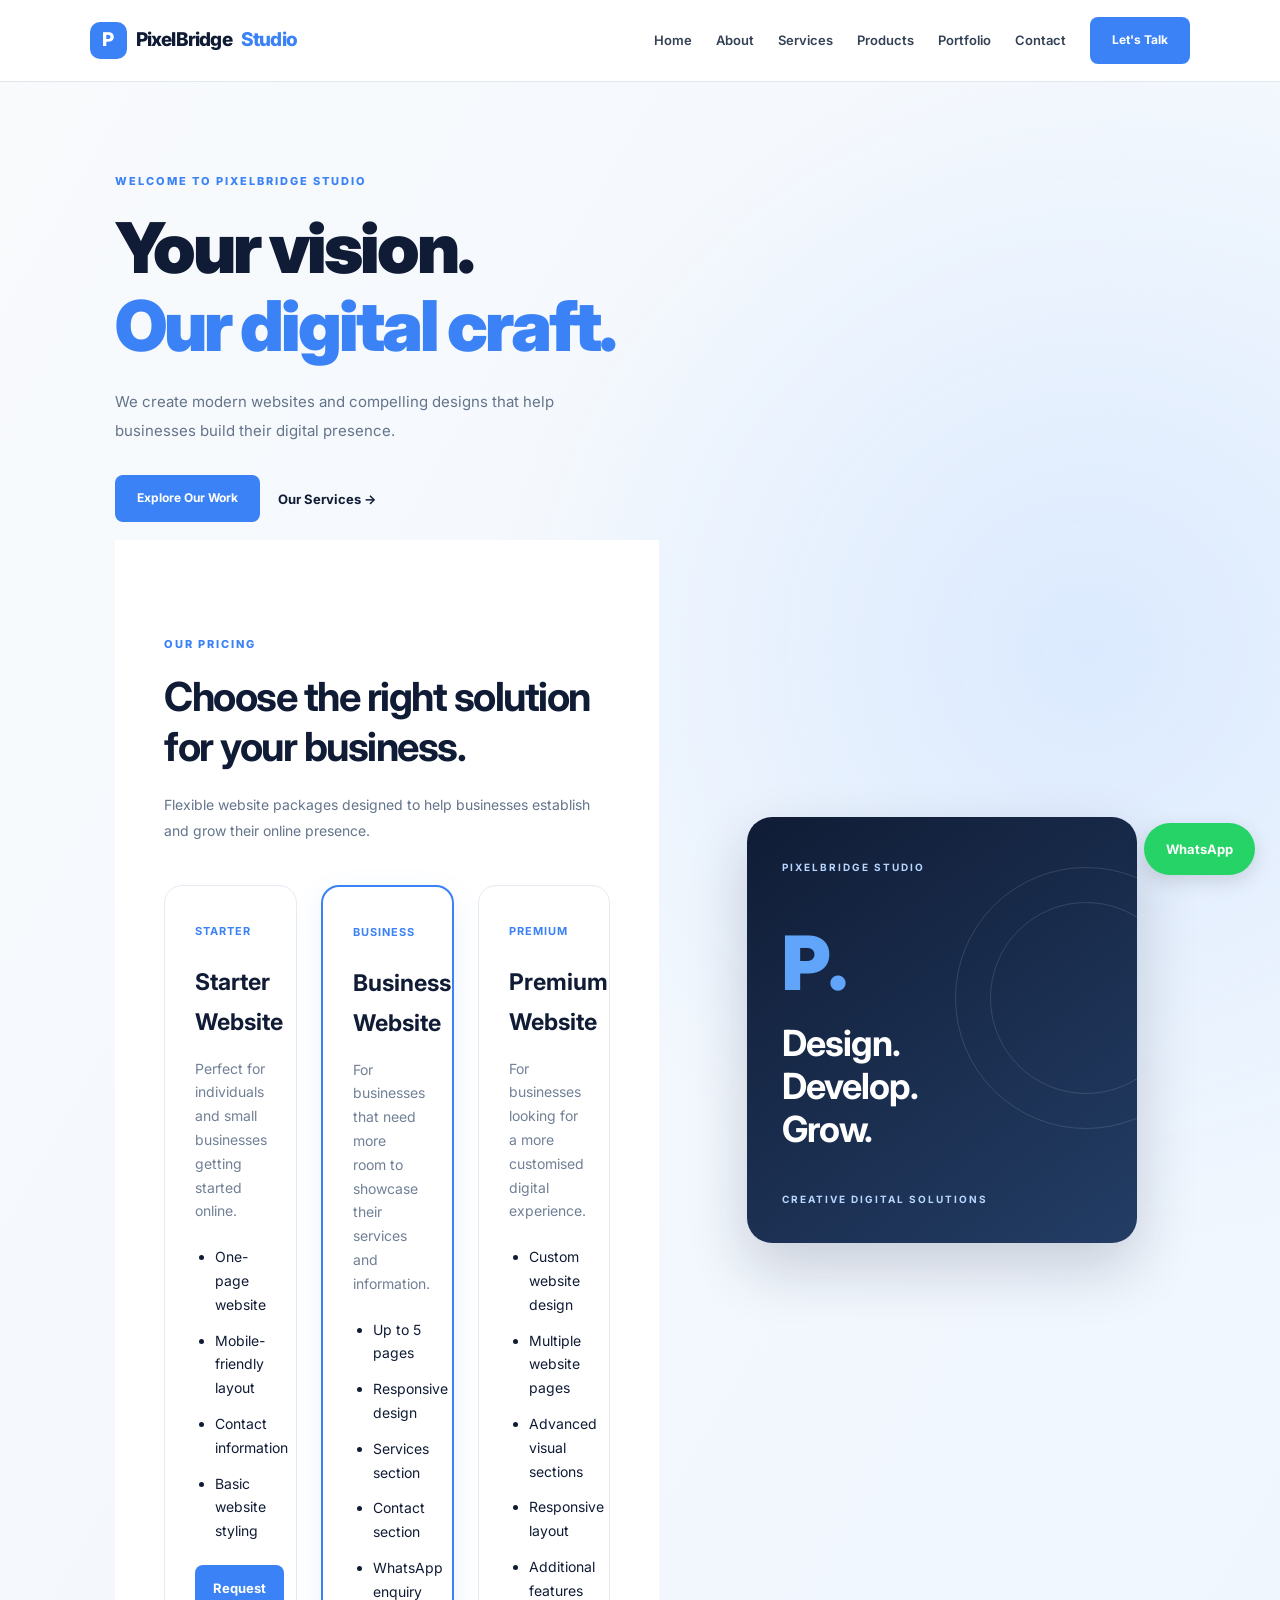
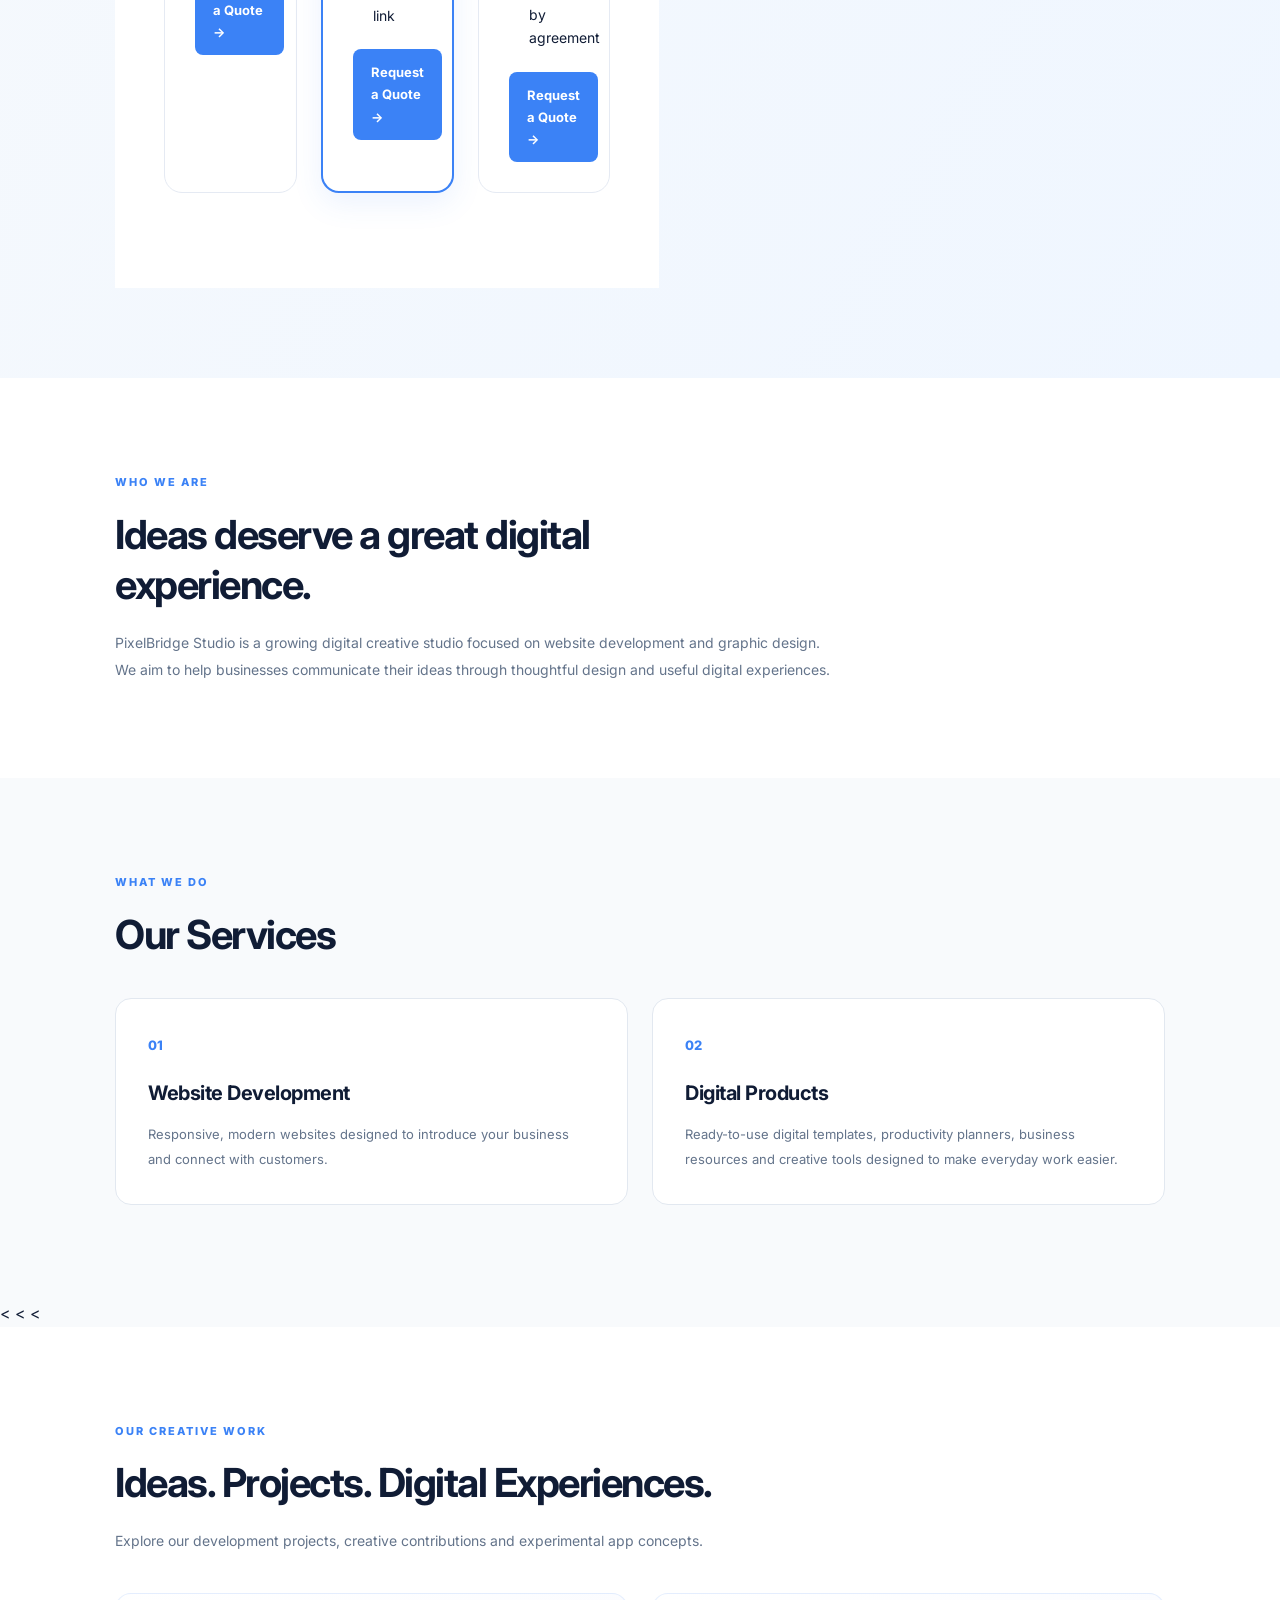
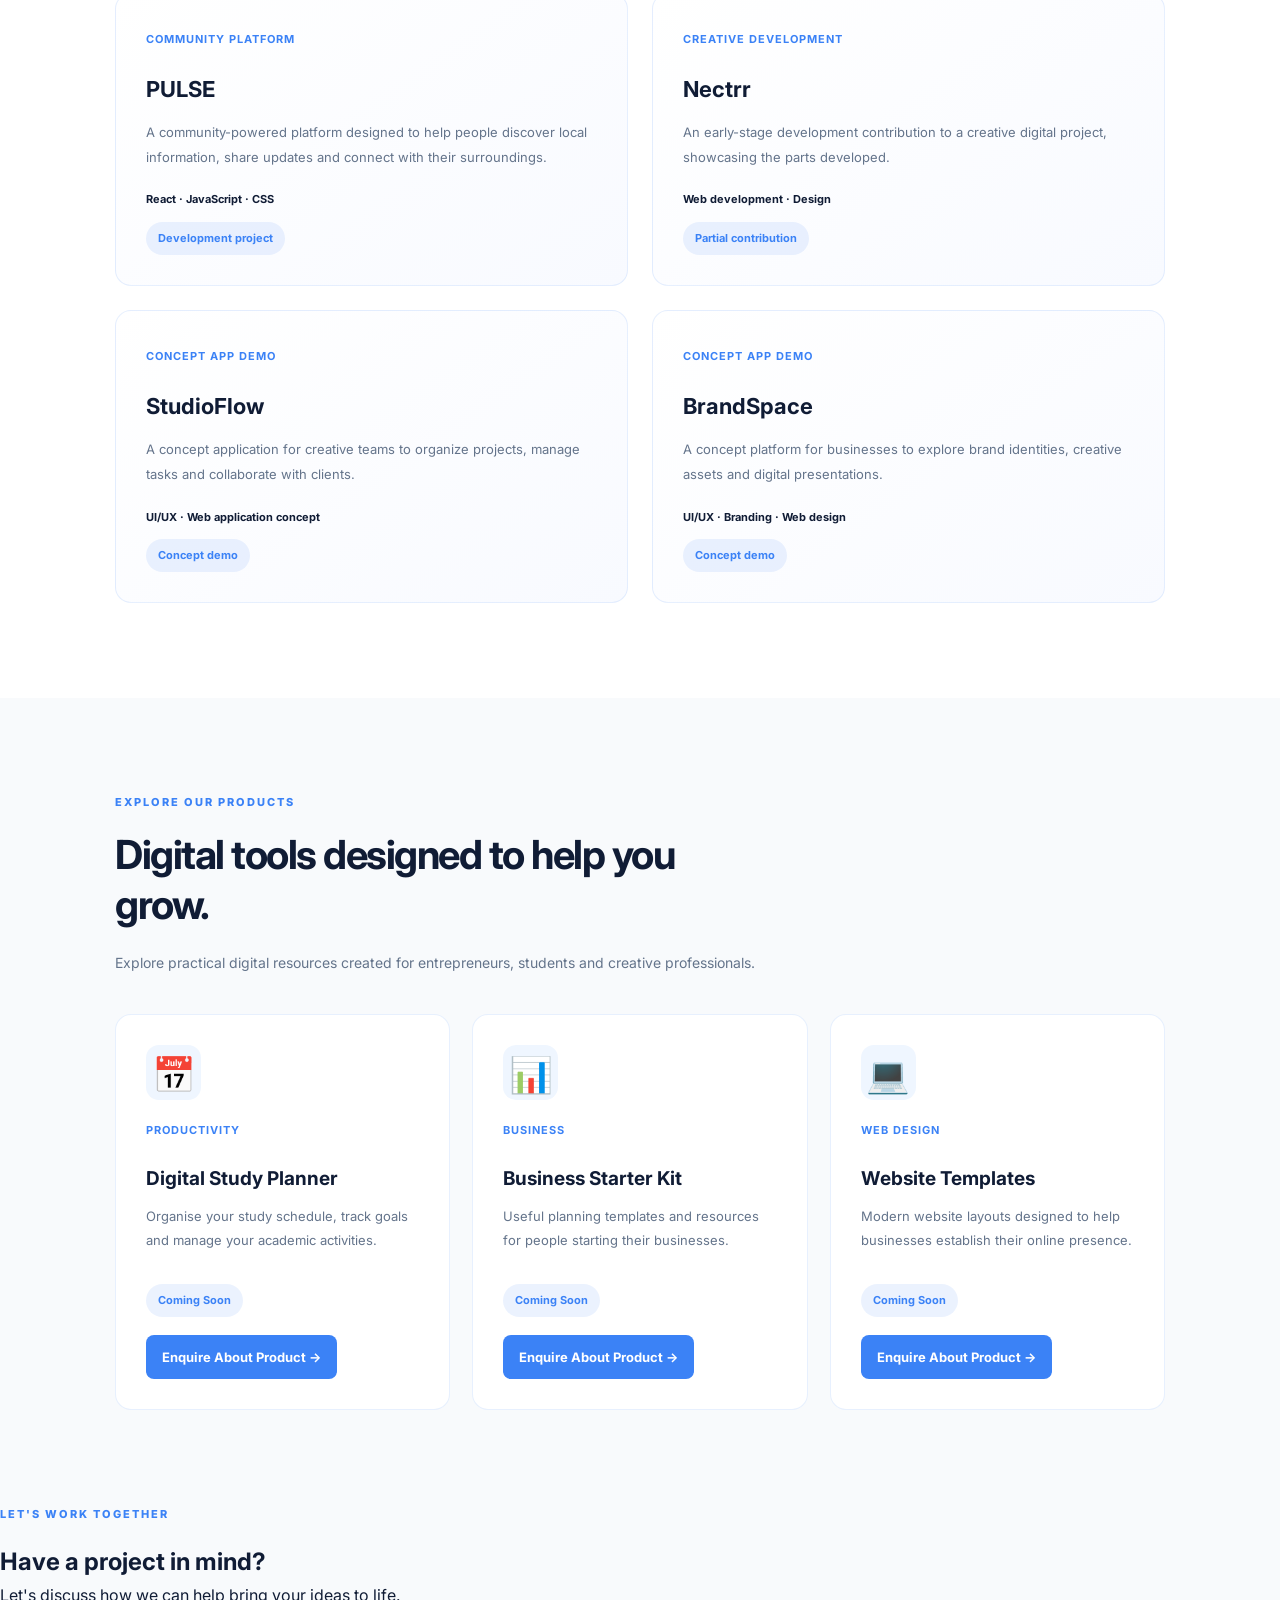
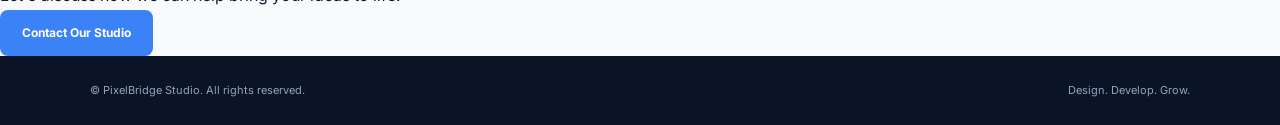
<file: index.html>
<!DOCTYPE html>
<html lang="en">
<head>
  <meta charset="UTF-8">
  <meta name="viewport" content="width=device-width, initial-scale=1.0">
  <meta name="description" content="PixelBridge Studio creates modern websites and creative digital designs for businesses.">
  <title>PixelBridge Studio | Design. Develop. Grow.</title>
  <link rel="stylesheet" href="css/style.css">
</head>
<body>

  <header class="header">
    <a href="#" class="logo">
      <span class="logo-icon">P</span>
      PixelBridge<span class="logo-light">Studio</span>
    </a>

    <nav id="navigation">
      <a href="#home">Home</a>
      <a href="#about">About</a>
      <a href="#services">Services</a>
      <a href="#products">Products</a>
      <a href="#portfolio">Portfolio</a>
      <a href="#contact">Contact</a>
    </nav>

    <a href="#contact" class="nav-button">Let's Talk</a>
    <button class="menu-toggle" id="menu-toggle"
      aria-label="Toggle navigation" aria-expanded="false">☰</button>
  </header>

  <main>
    <section class="hero" id="home">
      <div class="hero-content">
        <p class="eyebrow">WELCOME TO PIXELBRIDGE STUDIO</p>
        <h1>Your vision.<br><span>Our digital craft.</span></h1>
        <p class="hero-description">
          We create modern websites and compelling designs
          that help businesses build their digital presence.
        </p>
        <div class="hero-actions">
          <a href="#portfolio" class="primary-button">Explore Our Work</a>
          <a href="#services" class="secondary-button">Our Services →</a>

<!-- PRICING SECTION -->

<section class="section pricing" id="pricing">

  <p class="eyebrow">OUR PRICING</p>

  <h2>Choose the right solution for your business.</h2>

  <p>
    Flexible website packages designed to help businesses
    establish and grow their online presence.
  </p>

  <div class="pricing-grid">

    <article class="pricing-card">
      <span class="project-category">STARTER</span>
      <h3>Starter Website</h3>
      <p class="pricing-description">
        Perfect for individuals and small businesses
        getting started online.
      </p>

      <ul>
        <li>One-page website</li>
        <li>Mobile-friendly layout</li>
        <li>Contact information</li>
        <li>Basic website styling</li>
      </ul>

      <a href="#contact" class="pricing-button">
        Request a Quote →
      </a>
    </article>

    <article class="pricing-card featured">
      <span class="project-category">BUSINESS</span>
      <h3>Business Website</h3>
      <p class="pricing-description">
        For businesses that need more room to showcase
        their services and information.
      </p>

      <ul>
        <li>Up to 5 pages</li>
        <li>Responsive design</li>
        <li>Services section</li>
        <li>Contact section</li>
        <li>WhatsApp enquiry link</li>
      </ul>

      <a href="#contact" class="pricing-button">
        Request a Quote →
      </a>
    </article>

    <article class="pricing-card">
      <span class="project-category">PREMIUM</span>
      <h3>Premium Website</h3>
      <p class="pricing-description">
        For businesses looking for a more
        customised digital experience.
      </p>

      <ul>
        <li>Custom website design</li>
        <li>Multiple website pages</li>
        <li>Advanced visual sections</li>
        <li>Responsive layout</li>
        <li>Additional features by agreement</li>
      </ul>

      <a href="#contact" class="pricing-button">
        Request a Quote →
      </a>
    </article>

  </div>
</section>

        </div>
      </div>

      <div class="hero-visual">
        <div class="visual-card">
          <span class="visual-label">PIXELBRIDGE STUDIO</span>
          <div class="visual-symbol">P.</div>
          <h2>Design.<br>Develop.<br>Grow.</h2>
          <span class="visual-footer">CREATIVE DIGITAL SOLUTIONS</span>
        </div>
      </div>
    </section>

    <section class="section" id="about">
      <p class="eyebrow">WHO WE ARE</p>
      <h2>Ideas deserve a great digital experience.</h2>
      <p>
        PixelBridge Studio is a growing digital creative studio
        focused on website development and graphic design.
        We aim to help businesses communicate their ideas
        through thoughtful design and useful digital experiences.
      </p>
    </section>

    <section class="section services" id="services">
      <p class="eyebrow">WHAT WE DO</p>
      <h2>Our Services</h2>
      <div class="service-grid">
        <article class="service-card">
          <span>01</span>
          <h3>Website Development</h3>
          <p>Responsive, modern websites designed to introduce
             your business and connect with customers.</p>
        </article>
        
<article class="service-card">
  <span>02</span>
  <h3>Digital Products</h3>
  <p>
    Ready-to-use digital templates, productivity planners,
    business resources and creative tools designed to
    make everyday work easier.
  </p>
</article>

      </div>
    </section>

    
<
<
<
<!-- PORTFOLIO SECTION -->

<section class="section" id="portfolio">
  <p class="eyebrow">OUR CREATIVE WORK</p>
  <h2>Ideas. Projects. Digital Experiences.</h2>
  <p>
    Explore our development projects, creative contributions
    and experimental app concepts.
  </p>

  <div class="portfolio-grid">

    <article class="portfolio-card">
      <span class="project-category">COMMUNITY PLATFORM</span>
      <h3>PULSE</h3>
      <p>
        A community-powered platform designed to help people
        discover local information, share updates and connect
        with their surroundings.
      </p>
      <p class="project-tech">React · JavaScript · CSS</p>
      <span class="project-status">Development project</span>
    </article>

    <article class="portfolio-card">
      <span class="project-category">CREATIVE DEVELOPMENT</span>
      <h3>Nectrr</h3>
      <p>
        An early-stage development contribution to a creative
        digital project, showcasing the parts developed.
      </p>
      <p class="project-tech">Web development · Design</p>
      <span class="project-status">Partial contribution</span>
    </article>

    <article class="portfolio-card">
      <span class="project-category">CONCEPT APP DEMO</span>
      <h3>StudioFlow</h3>
      <p>
        A concept application for creative teams to organize
        projects, manage tasks and collaborate with clients.
      </p>
      <p class="project-tech">UI/UX · Web application concept</p>
      <span class="project-status">Concept demo</span>
    </article>

    <article class="portfolio-card">
      <span class="project-category">CONCEPT APP DEMO</span>
      <h3>BrandSpace</h3>
      <p>
        A concept platform for businesses to explore brand
        identities, creative assets and digital presentations.
      </p>
      <p class="project-tech">UI/UX · Branding · Web design</p>
      <span class="project-status">Concept demo</span>
    </article>

  </div>
</section>


<!-- DIGITAL PRODUCTS SECTION -->

<section class="section products" id="products">

  <p class="eyebrow">EXPLORE OUR PRODUCTS</p>

  <h2>Digital tools designed to help you grow.</h2>

  <p>
    Explore practical digital resources created for
    entrepreneurs, students and creative professionals.
  </p>

  <div class="product-grid">

    <article class="product-card">
      <div class="product-icon">📅</div>
      <span class="project-category">PRODUCTIVITY</span>
      <h3>Digital Study Planner</h3>
      <p>
        Organise your study schedule, track goals
        and manage your academic activities.
      </p>
      <span class="product-status">Coming Soon</span>
      <a href="#contact" class="product-button">
        Enquire About Product →
      </a>
    </article>

    <article class="product-card">
      <div class="product-icon">📊</div>
      <span class="project-category">BUSINESS</span>
      <h3>Business Starter Kit</h3>
      <p>
        Useful planning templates and resources
        for people starting their businesses.
      </p>
      <span class="product-status">Coming Soon</span>
      <a href="#contact" class="product-button">
        Enquire About Product →
      </a>
    </article>

    <article class="product-card">
      <div class="product-icon">💻</div>
      <span class="project-category">WEB DESIGN</span>
      <h3>Website Templates</h3>
      <p>
        Modern website layouts designed to help
        businesses establish their online presence.
      </p>
      <span class="product-status">Coming Soon</span>
      <a href="#contact" class="product-button">
        Enquire About Product →
      </a>
    </article>

  </div>

</section>

      <p class="eyebrow">LET'S WORK TOGETHER</p>
      <h2>Have a project in mind?</h2>
      <p>Let's discuss how we can help bring your ideas to life.</p>
      <a href="mailto:olumideabiola948@gmail.com" class="primary-button">
        Contact Our Studio
      </a>
    </section>
  </main>

  <footer>
    <p>© <span id="year"></span> PixelBridge Studio. All rights reserved.</p>
    <p>Design. Develop. Grow.</p>
  </footer>

  <a
  href="https://wa.me/2348137597345?text=Hello%20PixelBridge%2C%20I%20am%20interested%20in%20your%20services."
  class="whatsapp-float"
  target="_blank"
  rel="noopener noreferrer"
  aria-label="Chat with PixelBridge on WhatsApp">
  WhatsApp
</a>
</body>
</html>
</file>
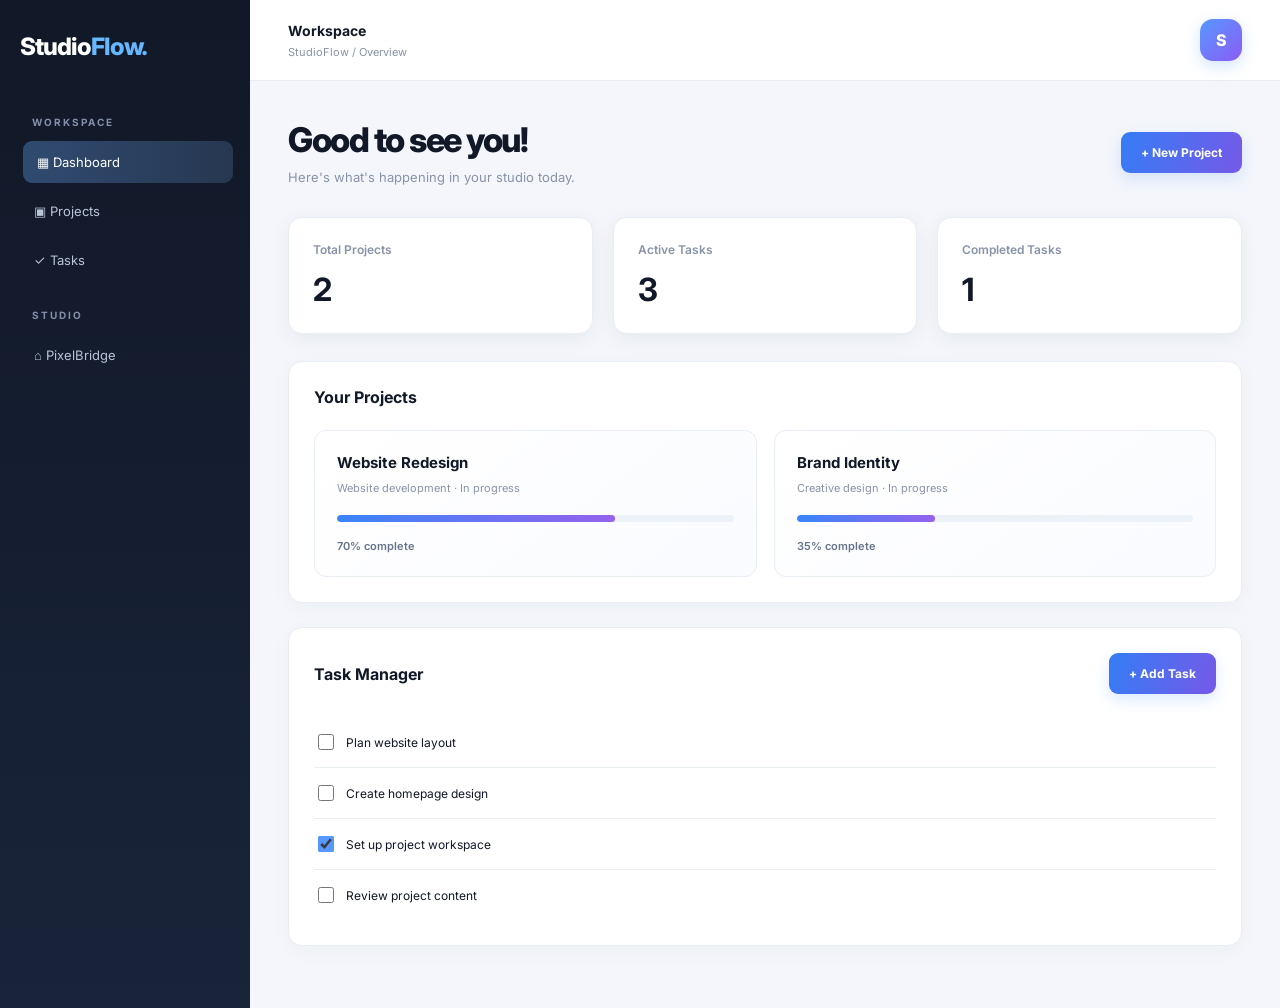
<file: studioflow.html>
<!DOCTYPE html>
<html lang="en">
<head>
  <meta charset="UTF-8">
  <meta name="viewport" content="width=device-width, initial-scale=1.0">
  <title>StudioFlow | Project Workspace</title>
  <style>
 
@import url('https://fonts.googleapis.com/css2?family=Inter:wght@400;500;600;700;800&display=swap');

:root {
  --navy: #111827;
  --navy-light: #1e293b;
  --blue: #5798ff;
  --purple: #8b5cf6;
  --background: #f4f6fb;
  --white: #ffffff;
  --muted: #8993a7;
  --border: #e9edf4;
}

* {
  box-sizing: border-box;
  margin: 0;
  padding: 0;
}

body {
  font-family: 'Inter', sans-serif;
  background: var(--background);
  color: var(--navy);
}

button {
  font-family: inherit;
  cursor: pointer;
  transition: 0.25s ease;
}

.app {
  display: flex;
  min-height: 100vh;
}

/* SIDEBAR */

.sidebar {
  width: 250px;
  background: linear-gradient(180deg, #111827, #19243a);
  color: white;
  padding: 32px 20px;
  flex-shrink: 0;
}

.brand {
  font-size: 24px;
  font-weight: 800;
  letter-spacing: -1px;
  margin-bottom: 55px;
}

.brand span {
  color: #65b8ff;
}

.nav-label {
  color: #8190a8;
  font-size: 10px;
  font-weight: 700;
  letter-spacing: 2px;
  margin: 28px 12px 13px;
}

.nav-link {
  display: block;
  color: #b9c5d8;
  padding: 13px 14px;
  margin-bottom: 7px;
  border-radius: 9px;
  text-decoration: none;
  font-size: 13px;
  transition: 0.25s ease;
}

.nav-link:hover,
.nav-link.active {
  background: linear-gradient(90deg, #304b70, #273751);
  color: white;
  transform: translateX(3px);
}

/* MAIN AREA */

.main {
  flex: 1;
  min-width: 0;
}

.topbar {
  background: white;
  padding: 19px 38px;
  display: flex;
  align-items: center;
  justify-content: space-between;
  border-bottom: 1px solid var(--border);
}

.topbar strong {
  font-size: 14px;
}

.topbar small {
  color: var(--muted);
  font-size: 11px;
}

.avatar {
  width: 42px;
  height: 42px;
  display: grid;
  place-items: center;
  border-radius: 13px;
  background: linear-gradient(135deg, #5798ff, #8b5cf6);
  color: white;
  font-weight: 800;
  box-shadow: 0 5px 15px #5798ff44;
}

.content {
  padding: 38px;
  max-width: 1350px;
  margin: auto;
}

/* WELCOME */

.welcome {
  display: flex;
  justify-content: space-between;
  align-items: center;
  gap: 20px;
  margin-bottom: 32px;
  animation: appear 0.6s ease;
}

h1 {
  font-size: clamp(25px, 4vw, 34px);
  font-weight: 800;
  letter-spacing: -1.5px;
  margin-bottom: 9px;
}

.subtitle {
  color: var(--muted);
  font-size: 13px;
}

/* BUTTONS */

.primary {
  background: linear-gradient(110deg, #347df5, #7659e8);
  color: white;
  padding: 13px 20px;
  border-radius: 9px;
  font-size: 12px;
  font-weight: 700;
  border: none;
  box-shadow: 0 6px 15px #5798ff35;
}

.primary:hover {
  transform: translateY(-3px);
  box-shadow: 0 9px 22px #5798ff55;
}

/* STATISTICS */

.stats {
  display: grid;
  grid-template-columns: repeat(3, 1fr);
  gap: 20px;
  margin-bottom: 27px;
}

.stat {
  background: white;
  padding: 24px;
  border: 1px solid var(--border);
  border-radius: 14px;
  box-shadow: 0 5px 20px #182b4610;
  transition: 0.3s ease;
  animation: appear 0.6s ease;
}

.stat:hover {
  transform: translateY(-5px);
  box-shadow: 0 12px 25px #182b4618;
}

.stat p {
  color: var(--muted);
  font-size: 12px;
  font-weight: 600;
}

.stat h2 {
  font-size: 32px;
  margin-top: 13px;
  letter-spacing: -1px;
}

/* PANELS */

.panel {
  background: white;
  padding: 25px;
  border: 1px solid var(--border);
  border-radius: 14px;
  margin-bottom: 24px;
  box-shadow: 0 5px 20px #182b4609;
}

.panel-heading {
  display: flex;
  align-items: center;
  justify-content: space-between;
  margin-bottom: 23px;
}

.panel-heading h2 {
  font-size: 16px;
  font-weight: 700;
}

/* PROJECTS */

.project-list {
  display: grid;
  grid-template-columns: repeat(2, 1fr);
  gap: 17px;
}

.project {
  border: 1px solid var(--border);
  padding: 22px;
  border-radius: 12px;
  transition: 0.3s ease;
  background: linear-gradient(145deg, #fff, #fafbff);
}

.project:hover {
  transform: translateY(-4px);
  border-color: #b9d5ff;
  box-shadow: 0 10px 25px #182b4610;
}

.project h3 {
  font-size: 15px;
  margin-bottom: 9px;
}

.project p {
  color: var(--muted);
  font-size: 11px;
  margin-bottom: 20px;
}

.project small {
  color: #66748a;
  font-size: 11px;
  font-weight: 600;
}

.progress {
  height: 7px;
  background: #edf1f8;
  border-radius: 20px;
  overflow: hidden;
  margin: 12px 0;
}

.progress span {
  display: block;
  height: 100%;
  border-radius: 20px;
  background: linear-gradient(90deg, #3985f7, #9562ed);
  transition: width 0.5s ease;
}

/* TASK MANAGER */

.task {
  display: flex;
  justify-content: space-between;
  align-items: center;
  gap: 12px;
  padding: 17px 4px;
  border-bottom: 1px solid var(--border);
  font-size: 12px;
  transition: 0.2s ease;
}

.task:hover {
  background: #fafbff;
}

.task:last-child {
  border-bottom: none;
}

.task label {
  display: flex;
  gap: 12px;
  align-items: center;
}

.task input {
  width: 16px;
  height: 16px;
  accent-color: #5798ff;
  cursor: pointer;
}

.task.completed span {
  text-decoration: line-through;
  color: #a1aaba;
}

.task button {
  background: #edf4ff;
  color: #397ee4;
  padding: 7px 11px;
  border-radius: 6px;
  font-size: 10px;
}

.task button:hover {
  background: #dceaff;
}

/* ANIMATIONS */

@keyframes appear {
  from {
    opacity: 0;
    transform: translateY(12px);
  }

  to {
    opacity: 1;
    transform: translateY(0);
  }
}

/* RESPONSIVE */

@media (max-width: 850px) {
  .sidebar {
    width: 200px;
  }

  .content {
    padding: 25px;
  }
}

@media (max-width: 650px) {
  .sidebar {
    width: 68px;
    padding: 25px 8px;
  }

  .brand {
    font-size: 12px;
    margin-bottom: 35px;
  }

  .nav-label {
    display: none;
  }

  .nav-link {
    font-size: 0;
    text-align: center;
    padding: 15px 3px;
  }

  .nav-link::first-letter {
    font-size: 17px;
  }

  .stats,
  .project-list {
    grid-template-columns: 1fr;
  }

  .content {
    padding: 20px 14px;
  }

  .topbar {
    padding: 16px;
  }

  .welcome {
    align-items: flex-start;
    flex-direction: column;
  }

  .panel {
    padding: 18px;
  }
}

  </style>
</head>
<body>
  <div class="app">
    <aside class="sidebar">
      <div class="brand">Studio<span>Flow.</span></div>

      <p class="nav-label">WORKSPACE</p>
      <a href="#dashboard" class="nav-link active">▦ Dashboard</a>
      <a href="#projects" class="nav-link">▣ Projects</a>
      <a href="#tasks" class="nav-link">✓ Tasks</a>

      <p class="nav-label">STUDIO</p>
      <a href="index.html" class="nav-link">⌂ PixelBridge</a>
    </aside>

    <main class="main">
      <header class="topbar">
        <div>
          <strong>Workspace</strong><br>
          <small>StudioFlow / Overview</small>
        </div>
        <div class="avatar">S</div>
      </header>

      <div class="content" id="dashboard">
        <section class="welcome">
          <div>
            <h1>Good to see you!</h1>
            <p class="subtitle">Here's what's happening in your studio today.</p>
          </div>
          <button class="primary" id="add-project">+ New Project</button>
        </section>

        <section class="stats">
          <div class="stat">
            <p>Total Projects</p>
            <h2 id="project-count">2</h2>
          </div>
          <div class="stat">
            <p>Active Tasks</p>
            <h2 id="task-count">3</h2>
          </div>
          <div class="stat">
            <p>Completed Tasks</p>
            <h2 id="completed-count">1</h2>
          </div>
        </section>

        <section class="panel" id="projects">
          <div class="panel-heading">
            <h2>Your Projects</h2>
          </div>
          <div class="project-list" id="project-list">
            <article class="project">
              <h3>Website Redesign</h3>
              <p>Website development · In progress</p>
              <div class="progress"><span style="width:70%"></span></div>
              <small>70% complete</small>
            </article>
            <article class="project">
              <h3>Brand Identity</h3>
              <p>Creative design · In progress</p>
              <div class="progress"><span style="width:35%"></span></div>
              <small>35% complete</small>
            </article>
          </div>
        </section>

        <section class="panel" id="tasks">
          <div class="panel-heading">
            <h2>Task Manager</h2>
            <button class="primary" id="add-task">+ Add Task</button>
          </div>
          <div id="task-list">
            <div class="task">
              <label><input type="checkbox"><span>Plan website layout</span></label>
            </div>
            <div class="task">
              <label><input type="checkbox"><span>Create homepage design</span></label>
            </div>
            <div class="task">
              <label><input type="checkbox" checked><span>Set up project workspace</span></label>
            </div>
            <div class="task">
              <label><input type="checkbox"><span>Review project content</span></label>
            </div>
          </div>
        </section>
      </div>
    </main>
  </div>

  <script>
    
const taskList = document.getElementById('task-list');
const projectList = document.getElementById('project-list');

// Save projects and tasks
function saveDashboard() {
  const dashboardData = {
    tasks: taskList.innerHTML,
    projects: projectList.innerHTML
  };

  localStorage.setItem(
    'studioflow-dashboard',
    JSON.stringify(dashboardData)
  );
}

// Load previously saved data
function loadDashboard() {
  try {
    const savedDashboard = JSON.parse(
      localStorage.getItem('studioflow-dashboard')
    );

    if (savedDashboard) {
      if (typeof savedDashboard.tasks === 'string') {
        taskList.innerHTML = savedDashboard.tasks;
      }

      if (typeof savedDashboard.projects === 'string') {
        projectList.innerHTML = savedDashboard.projects;
      }
    }
  } catch (error) {
    console.log('Could not restore dashboard data.');
  }
}

// Update dashboard statistics
function updateStats() {
  const tasks = [...taskList.querySelectorAll('.task input')];
  const completed = tasks.filter(task => task.checked).length;

  document.getElementById('task-count').textContent =
    tasks.length - completed;

  document.getElementById('completed-count').textContent =
    completed;

  document.getElementById('project-count').textContent =
    projectList.children.length;

  saveDashboard();
}

// Load saved data when the page opens
loadDashboard();
updateStats();

// Handle task completion
taskList.addEventListener('change', event => {
  if (event.target.type === 'checkbox') {
    event.target.closest('.task').classList.toggle(
      'completed',
      event.target.checked
    );

    updateStats();
  }
});

// Add new task
document.getElementById('add-task').addEventListener('click', () => {
  const name = prompt('What task would you like to add?');

  if (!name || !name.trim()) return;

  const task = document.createElement('div');
  task.className = 'task';

  task.innerHTML = `
    <label>
      <input type="checkbox">
      <span></span>
    </label>
  `;

  task.querySelector('span').textContent = name.trim();

  taskList.appendChild(task);
  updateStats();
});

// Add new project
document.getElementById('add-project').addEventListener('click', () => {
  const name = prompt('Enter your new project name:');

  if (!name || !name.trim()) return;

  const project = document.createElement('article');
  project.className = 'project';

  project.innerHTML = `
    <h3></h3>
    <p>New project · Just created</p>
    <div class="progress">
      <span style="width:0%"></span>
    </div>
    <small>0% complete</small>
  `;

  project.querySelector('h3').textContent = name.trim();

  projectList.appendChild(project);
  updateStats();
});

  </script>
</body>
</html>
</file>
<file: css/style.css>
@import url('https://fonts.googleapis.com/css2?family=Inter:wght@400;500;600;700;800;900&display=swap');

:root {
  --navy: #101c35;
  --navy-light: #1e293b;
  --blue: #3b82f6;
  --blue-light: #60a5fa;
  --background: #f8fafc;
  --white: #ffffff;
  --text: #334155;
  --muted: #64748b;
  --border: #e2e8f0;
}

* {
  margin: 0;
  padding: 0;
  box-sizing: border-box;
}

html {
  scroll-behavior: smooth;
  scroll-padding-top: 90px;
}

body {
  font-family: 'Inter', sans-serif;
  background: var(--background);
  color: var(--navy);
  line-height: 1.7;
}

a {
  text-decoration: none;
  color: inherit;
}

button {
  font-family: inherit;
}

.header {
  width: 100%;
  min-height: 82px;
  padding: 0 7%;
  display: flex;
  align-items: center;
  justify-content: space-between;
  background: rgba(255,255,255,0.96);
  border-bottom: 1px solid var(--border);
  position: sticky;
  top: 0;
  z-index: 1000;
  backdrop-filter: blur(15px);
}

.logo {
  display: flex;
  align-items: center;
  gap: 9px;
  font-size: 19px;
  font-weight: 800;
  letter-spacing: -0.8px;
}

.logo-icon {
  background: var(--blue);
  color: white;
  width: 37px;
  height: 37px;
  display: grid;
  place-items: center;
  border-radius: 10px;
  font-size: 19px;
}

.logo-light {
  color: var(--blue);
  margin-left: -7px;
}

.header nav {
  display: flex;
  align-items: center;
  gap: 30px;
}

.header nav a {
  font-size: 13px;
  font-weight: 600;
  color: var(--text);
  transition: 0.25s;
}

.header nav a:hover {
  color: var(--blue);
}

.nav-button,
.primary-button {
  background: var(--blue);
  color: white;
  padding: 13px 22px;
  border-radius: 8px;
  font-size: 12px;
  font-weight: 700;
  display: inline-block;
  transition: 0.3s;
}

.nav-button:hover,
.primary-button:hover {
  background: #2563eb;
  transform: translateY(-3px);
  box-shadow: 0 10px 25px #3b82f640;
}

.menu-toggle {
  display: none;
  border: none;
  background: transparent;
  color: var(--navy);
  font-size: 26px;
  cursor: pointer;
}

/* HERO */

.hero {
  min-height: 620px;
  padding: 90px 9%;
  display: grid;
  grid-template-columns: 1.1fr 0.9fr;
  align-items: center;
  gap: 60px;
  background:
    radial-gradient(circle at 85% 30%, #dbeafe 0, transparent 35%),
    linear-gradient(120deg, #f8fafc, #eff6ff);
}

.eyebrow {
  color: var(--blue);
  font-size: 11px;
  font-weight: 800;
  letter-spacing: 2px;
  margin-bottom: 18px;
}

.hero h1 {
  font-size: clamp(43px, 6vw, 70px);
  line-height: 1.12;
  font-weight: 900;
  letter-spacing: -3px;
  margin-bottom: 23px;
}

.hero h1 span {
  color: var(--blue);
}

.hero-description {
  max-width: 490px;
  color: var(--muted);
  font-size: 15px;
  line-height: 1.9;
  margin-bottom: 30px;
}

.hero-actions {
  display: flex;
  align-items: center;
  flex-wrap: wrap;
  gap: 18px;
}

.secondary-button {
  font-size: 13px;
  font-weight: 700;
  color: var(--navy);
  transition: 0.3s;
}

.secondary-button:hover {
  color: var(--blue);
}

.hero-visual {
  display: flex;
  justify-content: center;
  align-items: center;
}

.visual-card {
  width: 100%;
  max-width: 390px;
  min-height: 400px;
  padding: 35px;
  border-radius: 25px;
  background: linear-gradient(145deg, #101c35, #233d65);
  color: white;
  position: relative;
  overflow: hidden;
  box-shadow: 0 25px 60px #101c3530;
}

.visual-card::before {
  content: "";
  position: absolute;
  width: 260px;
  height: 260px;
  border-radius: 50%;
  border: 1px solid #ffffff20;
  right: -80px;
  top: 50px;
}

.visual-card::after {
  content: "";
  position: absolute;
  width: 190px;
  height: 190px;
  border-radius: 50%;
  border: 1px solid #ffffff20;
  right: -45px;
  top: 85px;
}

.visual-label,
.visual-footer {
  font-size: 10px;
  letter-spacing: 2px;
  color: #b9d6ff;
  font-weight: 700;
}

.visual-symbol {
  font-size: 75px;
  color: var(--blue-light);
  font-weight: 900;
  margin-top: 45px;
  line-height: 1;
}

.visual-card h2 {
  font-size: 36px;
  line-height: 1.2;
  margin-top: 22px;
  letter-spacing: -1px;
  position: relative;
  z-index: 2;
}

.visual-footer {
  display: block;
  margin-top: 40px;
}

/* GENERAL SECTIONS */

.section {
  padding: 95px 9%;
  background: var(--white);
}

.section > h2 {
  max-width: 650px;
  font-size: clamp(28px, 4vw, 40px);
  letter-spacing: -1.5px;
  line-height: 1.25;
  margin-bottom: 20px;
}

.section > p:not(.eyebrow) {
  max-width: 720px;
  color: var(--muted);
  font-size: 14px;
  line-height: 1.9;
}

/* SERVICES */

.services {
  background: #f8fafc;
}

.service-grid {
  display: grid;
  grid-template-columns: repeat(2, 1fr);
  gap: 24px;
  margin-top: 38px;
}

.service-card {
  background: white;
  border: 1px solid var(--border);
  border-radius: 16px;
  padding: 32px;
  transition: 0.3s;
}

.service-card:hover {
  transform: translateY(-7px);
  border-color: #93c5fd;
  box-shadow: 0 15px 35px #101c3510;
}

.service-card > span {
  color: var(--blue);
  font-size: 13px;
  font-weight: 800;
}

.service-card h3 {
  font-size: 20px;
  margin: 18px 0 12px;
  letter-spacing: -0.5px;
}

.service-card p {
  color: var(--muted);
  font-size: 13px;
  line-height: 1.9;
}

/* PORTFOLIO */

#portfolio {
  background: white;
}

.portfolio-grid {
  display: grid;
  grid-template-columns: repeat(2, 1fr);
  gap: 24px;
  margin-top: 38px;
}

.portfolio-card {
  padding: 30px;
  border: 1px solid var(--border);
  border-radius: 16px;
  background: linear-gradient(145deg, #fff, #f8faff);
  transition: 0.3s;
}

.portfolio-card:hover {
  transform: translateY(-6px);
  box-shadow: 0 15px 35px #101c3510;
  border-color: #93c5fd;
}

.project-category {
  color: var(--blue);
  font-size: 10px;
  font-weight: 800;
  letter-spacing: 1.5px;
}

.portfolio-card h3 {
  font-size: 25px;
  margin: 17px 0 12px;
}

.portfolio-card p {
  color: var(--muted);
  font-size: 13px;
  line-height: 1.9;
}

.portfolio-card .project-tech {
  color: var(--navy);
  font-size: 11px;
  font-weight: 700;
  margin-top: 20px;
}

.project-status {
  display: inline-block;
  margin-top: 17px;
  padding: 6px 12px;
  background: #eff6ff;
  color: #2563eb;
  border-radius: 30px;
  font-size: 10px;
  font-weight: 700;
}

/* CONTACT */

.contact-section {
  padding: 100px 9%;
  text-align: center;
  background: linear-gradient(135deg, #101c35, #1e3a64);
  color: white;
}

.contact-section .eyebrow {
  color: #93c5fd;
}

.contact-section h2 {
  font-size: clamp(30px, 5vw, 45px);
  letter-spacing: -1.5px;
  margin-bottom: 16px;
}

.contact-section > p:not(.eyebrow) {
  color: #cbd5e1;
  font-size: 14px;
  margin-bottom: 30px;
}

/* FOOTER */

footer {
  padding: 25px 7%;
  background: #0b1426;
  color: #94a3b8;
  display: flex;
  justify-content: space-between;
  gap: 15px;
  flex-wrap: wrap;
  font-size: 11px;
}

/* ANIMATIONS */

@keyframes fadeUp {
  from {
    opacity: 0;
    transform: translateY(20px);
  }
  to {
    opacity: 1;
    transform: translateY(0);
  }
}

.hero-content {
  animation: fadeUp 0.8s ease;
}

.visual-card {
  animation: fadeUp 1s ease;
}

/* TABLETS */

@media (max-width: 900px) {
  .header {
    padding: 0 5%;
  }

  .header nav {
    gap: 15px;
  }

  .hero {
    padding: 75px 6%;
    gap: 30px;
  }

  .section {
    padding: 75px 6%;
  }
}

/* MOBILE */

@media (max-width: 650px) {
  .header {
    min-height: 72px;
    padding: 0 5%;
  }

  .header nav {
    display: none;
    position: absolute;
    top: 72px;
    left: 0;
    width: 100%;
    padding: 20px;
    background: white;
    border-bottom: 1px solid var(--border);
    flex-direction: column;
    align-items: flex-start;
    gap: 20px;
  }

  .header nav.nav-open {
    display: flex;
  }

  .nav-button {
    display: none;
  }

  .menu-toggle {
    display: block;
  }

  .hero {
    grid-template-columns: 1fr;
    padding: 65px 7%;
    gap: 45px;
  }

  .hero h1 {
    font-size: 46px;
    letter-spacing: -2px;
  }

  .visual-card {
    max-width: 100%;
    min-height: 340px;
  }

  .section {
    padding: 70px 7%;
  }

  .service-grid,
.portfolio-grid,
.product-grid {
  grid-template-columns: 1fr;
}

  .service-card,
  .portfolio-card {
    padding: 25px;
  }

  .contact-section {
    padding: 75px 7%;
  }

  footer {
    flex-direction: column;
    text-align: center;
  }
}

/* ACCESSIBILITY */

a:focus-visible,
button:focus-visible {
  outline: 3px solid var(--blue-light);
  outline-offset: 4px;
}

@media (prefers-reduced-motion: reduce) {
  *,
  *::before,
  *::after {
    scroll-behavior: auto !important;
    animation-duration: 0.01ms !important;
    transition-duration: 0.01ms !important;
  }
}

/* DIGITAL PRODUCTS */

.products {
  background: #f8fafc;
}

.product-grid {
  display: grid;
  grid-template-columns: repeat(3, 1fr);
  gap: 22px;
  margin-top: 38px;
}

.product-card {
  background: white;
  padding: 30px;
  border: 1px solid var(--border);
  border-radius: 16px;
  transition: 0.3s ease;
}

.product-card:hover {
  transform: translateY(-7px);
  box-shadow: 0 15px 35px #101c3510;
  border-color: #93c5fd;
}

.product-icon {
  width: 55px;
  height: 55px;
  display: grid;
  place-items: center;
  background: #eff6ff;
  border-radius: 13px;
  font-size: 25px;
  margin-bottom: 22px;
}

.product-card h3 {
  font-size: 19px;
  margin: 15px 0 10px;
}

.product-card p {
  font-size: 13px;
  color: var(--muted);
  line-height: 1.8;
  margin-bottom: 20px;
}

.product-status {
  display: inline-block;
  padding: 6px 12px;
  background: #eff6ff;
  color: #2563eb;
  border-radius: 30px;
  font-size: 10px;
  font-weight: 700;
}

@media (max-width: 650px) {
  .product-grid {
/* PRODUCT ENQUIRY BUTTON */

.product-button {
  display: inline-block;
  margin-top: 18px;
  padding: 11px 16px;
  background: var(--navy);
  color: white;
  border-radius: 8px;
  font-size: 11px;
  font-weight: 700;
  transition: 0.3s ease;
}

.product-button:hover {
  background: var(--blue);
  transform: translateY(-3px);
}  }
}
.whatsapp-float {
  position: fixed;
  right: 25px;
  bottom: 25px;
  z-index: 999;
  background: #25D366;
  color: white;
  padding: 15px 22px;
  border-radius: 50px;
  font-size: 13px;
  font-weight: 700;
  box-shadow: 0 6px 20px #0002;
  transition: 0.3s;
}

.whatsapp-float:hover {
  transform: translateY(-4px);
  background: #1ebe5d;
}

/* PREMIUM PORTFOLIO CARDS */

.portfolio-card {
  position: relative;
  overflow: hidden;
  transition: transform 0.3s ease, box-shadow 0.3s ease;
  border: 1px solid rgba(59, 130, 246, 0.12);
}

.portfolio-card:hover {
  transform: translateY(-8px);
  box-shadow: 0 15px 35px rgba(59, 130, 246, 0.16);
  border-color: rgba(59, 130, 246, 0.5);
}

.portfolio-card h3 {
  margin-top: 14px;
  font-size: 22px;
}

.project-category {
  display: inline-block;
  font-size: 11px;
  font-weight: 700;
  letter-spacing: 1px;
  color: #3b82f6;
  margin-bottom: 8px;
}

.project-tech {
  font-size: 13px;
  color: #7b8ba8;
  margin-top: 15px;
}

.project-status {
  display: inline-block;
  margin-top: 12px;
  padding: 7px 12px;
  border-radius: 30px;
  background: rgba(59, 130, 246, 0.1);
  color: #3b82f6;
  font-size: 11px;
  font-weight: 700;
}

/* PREMIUM DIGITAL PRODUCT CARDS */

.product-card {
  position: relative;
  transition: transform 0.3s ease, box-shadow 0.3s ease;
  border: 1px solid rgba(59, 130, 246, 0.12);
}

.product-card:hover {
  transform: translateY(-8px);
  box-shadow: 0 15px 35px rgba(59, 130, 246, 0.16);
  border-color: rgba(59, 130, 246, 0.5);
}

.product-icon {
  font-size: 35px;
  margin-bottom: 15px;
}

.product-status {
  display: inline-block;
  margin-top: 12px;
  padding: 7px 12px;
  border-radius: 30px;
  background: rgba(59, 130, 246, 0.1);
  color: #3b82f6;
  font-size: 11px;
  font-weight: 700;
}

.product-button {
  display: inline-block;
  margin-top: 18px;
  padding: 11px 16px;
  border-radius: 8px;
  background: #3b82f6;
  color: #ffffff;
  font-size: 13px;
  font-weight: 700;
  transition: background 0.3s ease, transform 0.3s ease;
}

.product-button:hover {
  background: #2563eb;
  transform: translateY(-2px);
}

/* MOBILE WIDTH FIX */

@media (max-width: 650px) {
  html,
  body,
  main {
    width: 100%;
    max-width: 100%;
  }

  .hero {
    display: grid;
    grid-template-columns: minmax(0, 1fr);
    width: 100%;
    min-width: 0;
  }

  .hero-content,
  .hero-visual {
    width: 100%;
    min-width: 0;
  }

  .visual-card {
    width: 100%;
    box-sizing: border-box;
  }
}

/* PIXELBRIDGE PRICING SECTION */

.pricing-grid {
  display: grid;
  grid-template-columns: repeat(3, minmax(0, 1fr));
  gap: 24px;
  margin-top: 40px;
}

.pricing-card {
  background: #ffffff;
  border: 1px solid #e5eaf3;
  border-radius: 18px;
  padding: 30px;
  transition: 0.3s ease;
}

.pricing-card:hover {
  transform: translateY(-8px);
  box-shadow: 0 15px 35px rgba(59, 130, 246, 0.13);
}

.pricing-card.featured {
  border: 2px solid #3b82f6;
  box-shadow: 0 10px 30px rgba(59, 130, 246, 0.1);
}

.pricing-card h3 {
  font-size: 23px;
  margin: 15px 0;
}

.pricing-description {
  color: #718096;
  font-size: 14px;
}

.pricing-card ul {
  padding-left: 20px;
  margin: 22px 0;
}

.pricing-card li {
  margin-bottom: 12px;
  font-size: 14px;
}

.pricing-button {
  display: inline-block;
  background: #3b82f6;
  color: white;
  padding: 12px 18px;
  border-radius: 8px;
  font-weight: 700;
  font-size: 13px;
  text-decoration: none;
}

.pricing-button:hover {
  background: #2563eb;
}

/* PRICING ON MOBILE */

@media (max-width: 900px) {
  .pricing-grid {
    grid-template-columns: 1fr;
  }
}

/* NAVIGATION SPACING FIX */

.logo {
  flex-shrink: 0;
  margin-right: 25px;
}

.logo-light {
  margin-left: 0;
}

.header nav {
  margin-left: auto;
  gap: 24px;
}

.nav-button {
  margin-left: 24px;
}
</file>
